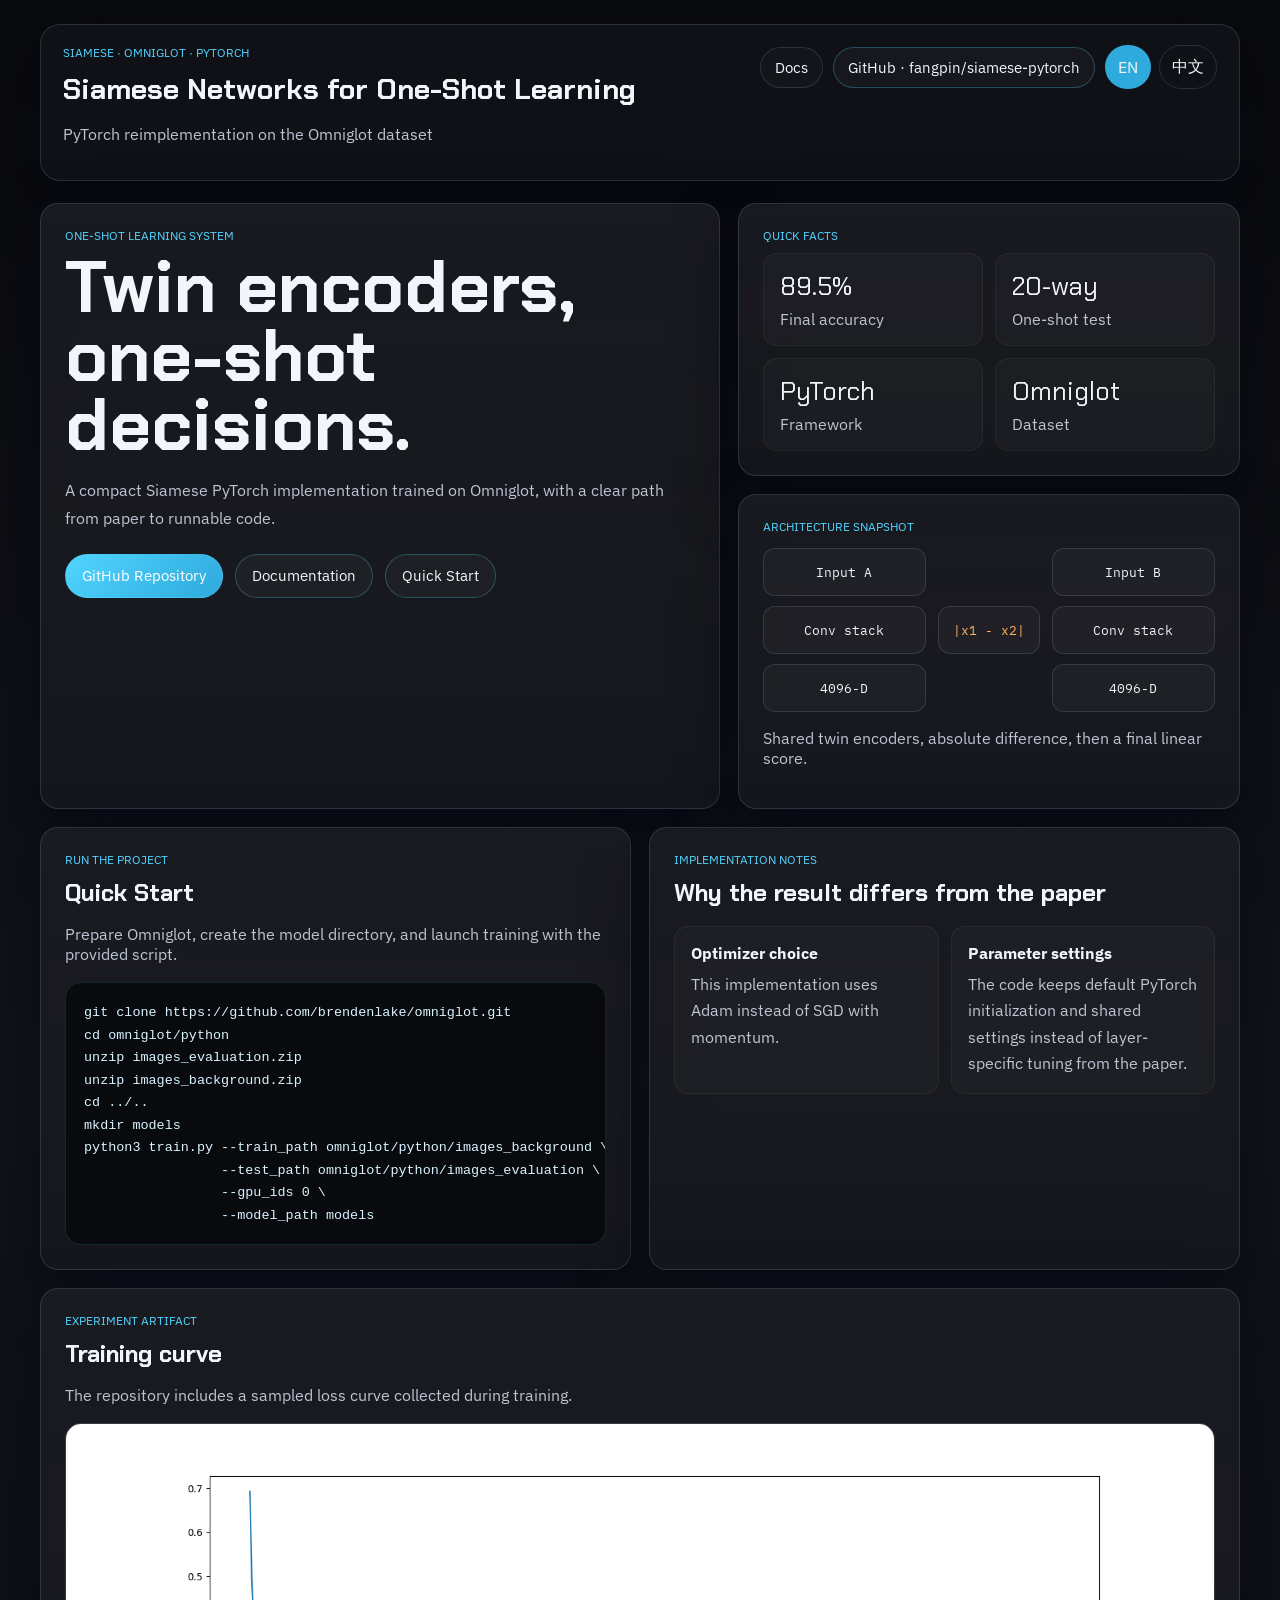
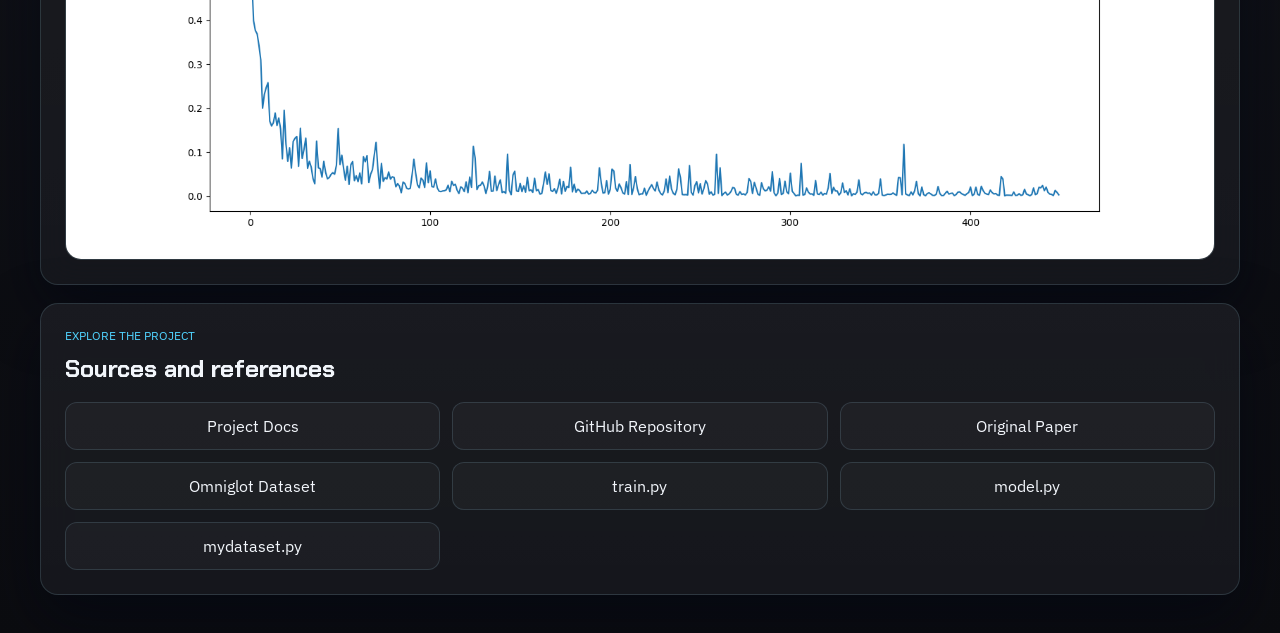
<file: site/index.html>
<!DOCTYPE html>
<html lang="en">
  <head>
    <meta charset="UTF-8" />
    <meta name="viewport" content="width=device-width, initial-scale=1.0" />
    <title>Siamese Networks for One-Shot Learning</title>
    <meta
      name="description"
      content="A PyTorch reimplementation of Siamese Networks for one-shot learning on the Omniglot dataset."
    />
    <link rel="preconnect" href="https://fonts.googleapis.com" />
    <link rel="preconnect" href="https://fonts.gstatic.com" crossorigin />
    <link
      href="https://fonts.googleapis.com/css2?family=Chakra+Petch:wght@500;600;700&family=IBM+Plex+Mono:wght@400;500&family=IBM+Plex+Sans:wght@400;500;600;700&display=swap"
      rel="stylesheet"
    />
    <link rel="stylesheet" href="assets/site.css" />
    <script src="assets/site.js" defer></script>
  </head>
  <body>
    <div class="page-shell">
      <header class="topbar" id="top">
        <div class="brand-block">
          <p class="eyebrow" data-i18n="brand.eyebrow">Siamese · Omniglot · PyTorch</p>
          <h1 class="brand-title" data-i18n="brand.title">
            Siamese Networks for One-Shot Learning
          </h1>
          <p class="brand-subtitle" data-i18n="brand.subtitle">
            PyTorch reimplementation on the Omniglot dataset
          </p>
        </div>

        <nav class="topbar-actions" aria-label="Primary">
          <a class="nav-link" href="docs/" data-i18n="nav.docs">Docs</a>
          <a
            class="repo-link"
            href="https://github.com/fangpin/siamese-pytorch"
            target="_blank"
            rel="noreferrer"
          >
            GitHub · fangpin/siamese-pytorch
          </a>
          <div class="lang-toggle" role="group" aria-label="Language selector">
            <button type="button" data-lang="en">EN</button>
            <button type="button" data-lang="zh">中文</button>
          </div>
        </nav>
      </header>

      <main>
        <section class="hero" id="hero">
          <div class="hero-grid">
            <div class="hero-copy panel">
              <p class="eyebrow" data-i18n="hero.eyebrow">One-shot learning system</p>
              <h2 data-i18n="hero.title">Twin encoders, one-shot decisions.</h2>
              <p class="hero-text" data-i18n="hero.body">
                A compact Siamese PyTorch implementation trained on Omniglot, with a clear
                path from paper to runnable code.
              </p>
              <div class="cta-row">
                <a
                  class="primary-cta"
                  href="https://github.com/fangpin/siamese-pytorch"
                  target="_blank"
                  rel="noreferrer"
                  data-i18n="hero.ctaRepo"
                >
                  GitHub Repository
                </a>
                <a class="secondary-cta" href="docs/" data-i18n="hero.ctaDocs">
                  Documentation
                </a>
                <a class="secondary-cta" href="#quick-start" data-i18n="hero.ctaQuickStart">
                  Quick Start
                </a>
              </div>
            </div>

            <aside class="hero-panels">
              <section class="panel" id="metrics">
                <p class="panel-label" data-i18n="metrics.label">Quick facts</p>
                <div class="stats-grid">
                  <article class="stat-card">
                    <span class="stat-value">89.5%</span>
                    <span class="stat-label" data-i18n="metrics.accuracy">Final accuracy</span>
                  </article>
                  <article class="stat-card">
                    <span class="stat-value">20-way</span>
                    <span class="stat-label" data-i18n="metrics.evaluation">One-shot test</span>
                  </article>
                  <article class="stat-card">
                    <span class="stat-value">PyTorch</span>
                    <span class="stat-label" data-i18n="metrics.framework">Framework</span>
                  </article>
                  <article class="stat-card">
                    <span class="stat-value">Omniglot</span>
                    <span class="stat-label" data-i18n="metrics.dataset">Dataset</span>
                  </article>
                </div>
              </section>

              <section class="panel architecture-panel" id="architecture">
                <p class="panel-label" data-i18n="architecture.label">Architecture snapshot</p>
                <div class="architecture-visual" aria-hidden="true">
                  <div class="branch">
                    <span>Input A</span>
                    <span>Conv stack</span>
                    <span>4096-D</span>
                  </div>
                  <div class="merge-node">|x1 - x2|</div>
                  <div class="branch">
                    <span>Input B</span>
                    <span>Conv stack</span>
                    <span>4096-D</span>
                  </div>
                </div>
                <p class="panel-note" data-i18n="architecture.note">
                  Shared twin encoders, absolute difference, then a final linear score.
                </p>
              </section>
            </aside>
          </div>
        </section>

        <section class="section-grid">
          <section class="panel" id="quick-start">
            <div class="section-heading">
              <p class="eyebrow" data-i18n="quickStart.eyebrow">Run the project</p>
              <h2 data-i18n="quickStart.title">Quick Start</h2>
            </div>
            <p class="section-copy" data-i18n="quickStart.body">
              Prepare Omniglot, create the model directory, and launch training with the
              provided script.
            </p>
            <pre class="code-block"><code>git clone https://github.com/brendenlake/omniglot.git
cd omniglot/python
unzip images_evaluation.zip
unzip images_background.zip
cd ../..
mkdir models
python3 train.py --train_path omniglot/python/images_background \
                 --test_path omniglot/python/images_evaluation \
                 --gpu_ids 0 \
                 --model_path models</code></pre>
          </section>

          <section class="panel" id="implementation-notes">
            <div class="section-heading">
              <p class="eyebrow" data-i18n="notes.eyebrow">Implementation notes</p>
              <h2 data-i18n="notes.title">Why the result differs from the paper</h2>
            </div>
            <div class="note-grid">
              <article class="note-card">
                <h3 data-i18n="notes.optimizerTitle">Optimizer choice</h3>
                <p data-i18n="notes.optimizerBody">
                  This implementation uses Adam instead of SGD with momentum.
                </p>
              </article>
              <article class="note-card">
                <h3 data-i18n="notes.paramsTitle">Parameter settings</h3>
                <p data-i18n="notes.paramsBody">
                  The code keeps default PyTorch initialization and shared settings instead of
                  layer-specific tuning from the paper.
                </p>
              </article>
            </div>
          </section>
        </section>

        <section class="panel curve-panel" id="training-curve">
          <div class="section-heading">
            <p class="eyebrow" data-i18n="curve.eyebrow">Experiment artifact</p>
            <h2 data-i18n="curve.title">Training curve</h2>
          </div>
          <p class="section-copy" data-i18n="curve.body">
            The repository includes a sampled loss curve collected during training.
          </p>
          <figure class="curve-figure">
            <img src="assets/loss.png" alt="Training loss curve for the Siamese network." />
          </figure>
        </section>
      </main>

      <footer class="footer panel">
        <div>
          <p class="eyebrow" data-i18n="footer.eyebrow">Explore the project</p>
          <h2 data-i18n="footer.title">Sources and references</h2>
        </div>
        <div class="footer-links">
          <a href="docs/" data-i18n="footer.docs">Project Docs</a>
          <a href="https://github.com/fangpin/siamese-pytorch" target="_blank" rel="noreferrer">
            GitHub Repository
          </a>
          <a
            href="https://www.cs.cmu.edu/~rsalakhu/papers/oneshot1.pdf"
            target="_blank"
            rel="noreferrer"
          >
            Original Paper
          </a>
          <a href="https://github.com/brendenlake/omniglot" target="_blank" rel="noreferrer">
            Omniglot Dataset
          </a>
          <a
            href="https://github.com/fangpin/siamese-pytorch/blob/master/train.py"
            target="_blank"
            rel="noreferrer"
          >
            train.py
          </a>
          <a
            href="https://github.com/fangpin/siamese-pytorch/blob/master/model.py"
            target="_blank"
            rel="noreferrer"
          >
            model.py
          </a>
          <a
            href="https://github.com/fangpin/siamese-pytorch/blob/master/mydataset.py"
            target="_blank"
            rel="noreferrer"
          >
            mydataset.py
          </a>
        </div>
      </footer>
    </div>
  </body>
</html>
</file>
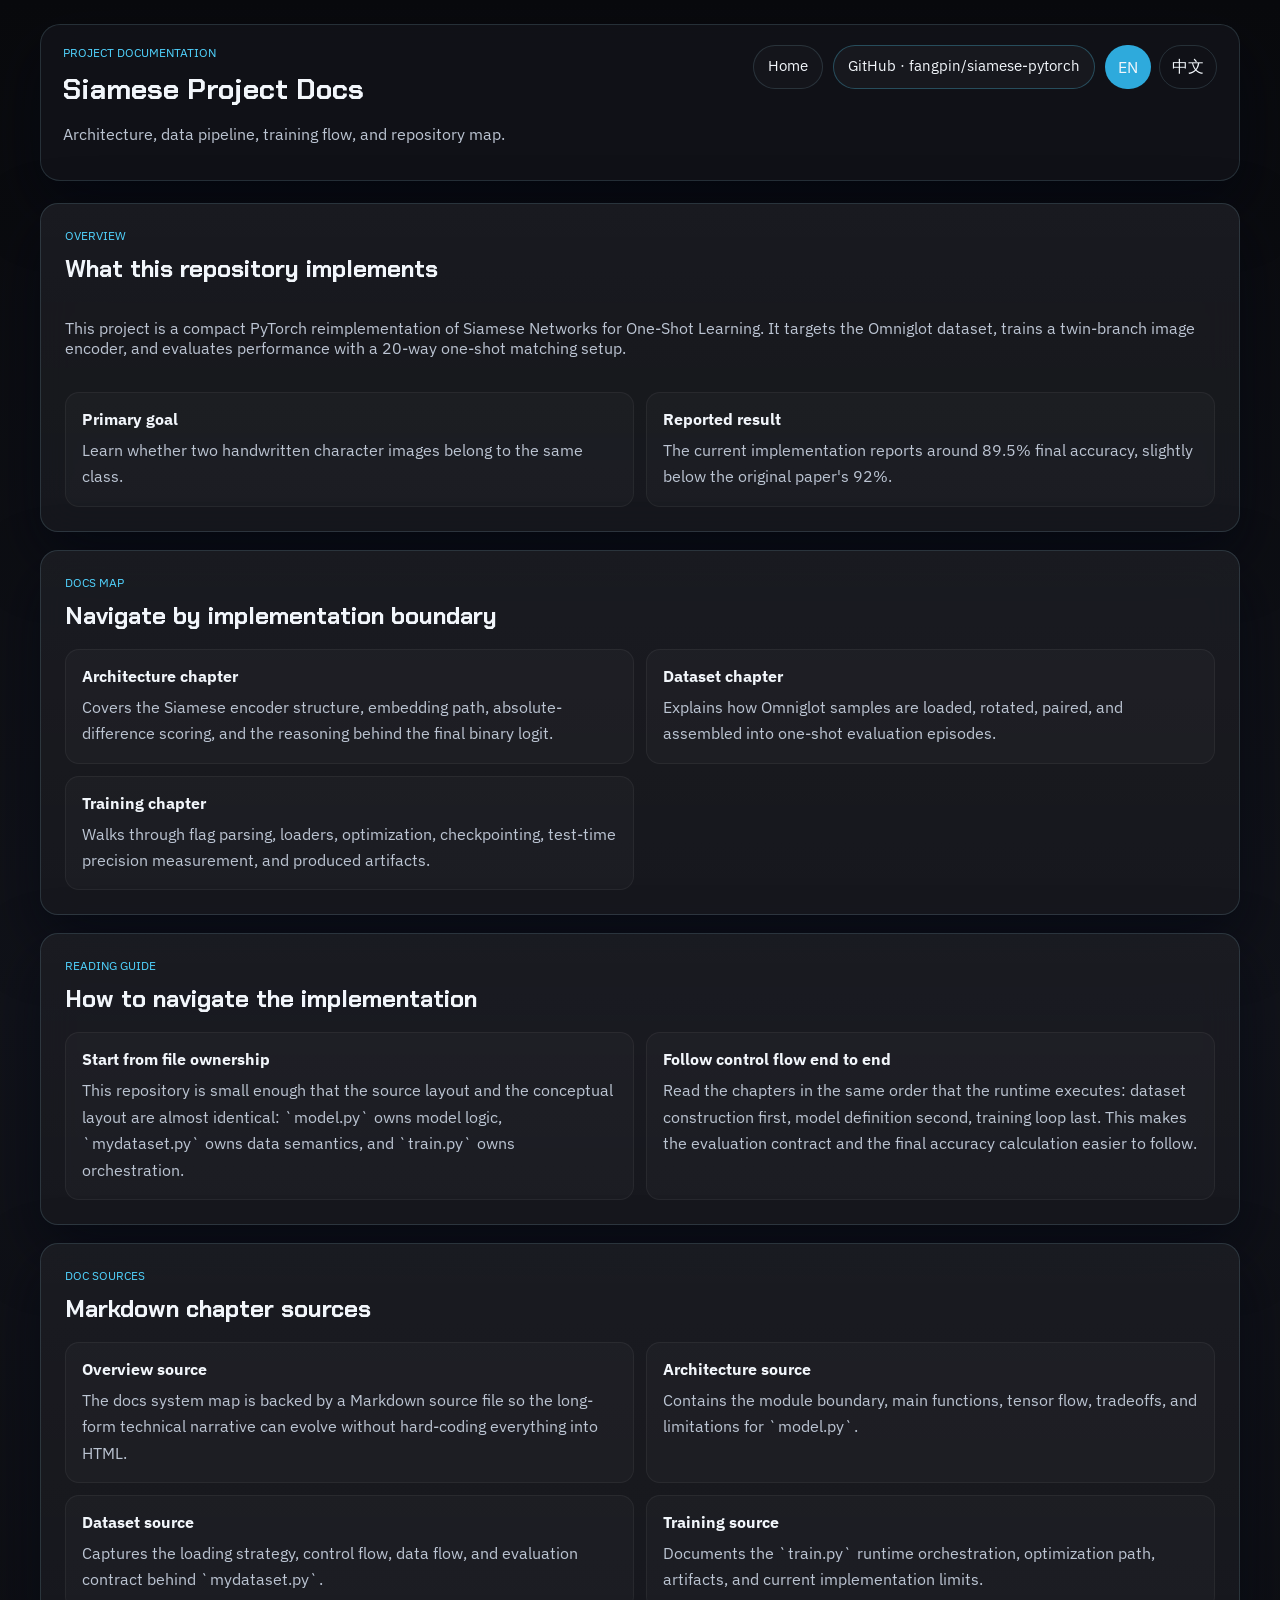
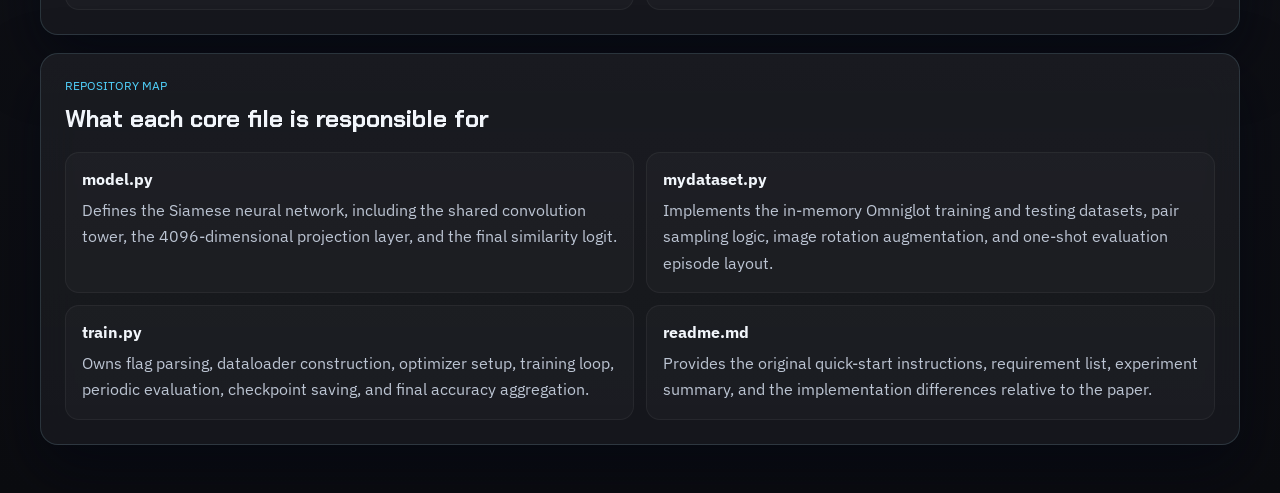
<file: site/docs/index.html>
<!DOCTYPE html>
<html lang="en">
  <head>
    <meta charset="UTF-8" />
    <meta name="viewport" content="width=device-width, initial-scale=1.0" />
    <title>Siamese Docs Overview</title>
    <meta
      name="description"
      content="System map and detailed documentation for the Siamese Networks for One-Shot Learning PyTorch project."
    />
    <link rel="preconnect" href="https://fonts.googleapis.com" />
    <link rel="preconnect" href="https://fonts.gstatic.com" crossorigin />
    <link
      href="https://fonts.googleapis.com/css2?family=Chakra+Petch:wght@500;600;700&family=IBM+Plex+Mono:wght@400;500&family=IBM+Plex+Sans:wght@400;500;600;700&display=swap"
      rel="stylesheet"
    />
    <link rel="stylesheet" href="../assets/site.css" />
    <script src="../assets/site.js" defer></script>
  </head>
  <body>
    <div class="page-shell docs-shell">
      <header class="topbar" id="top">
        <div class="brand-block">
          <p class="eyebrow" data-i18n="docs.eyebrow">Project documentation</p>
          <h1 class="brand-title" data-i18n="docs.title">Siamese Project Docs</h1>
          <p class="brand-subtitle" data-i18n="docs.subtitle">
            Architecture, data pipeline, training flow, and repository map.
          </p>
        </div>

        <nav class="topbar-actions" aria-label="Primary">
          <a class="nav-link" href="../index.html" data-i18n="docs.backHome">Home</a>
          <a
            class="repo-link"
            href="https://github.com/fangpin/siamese-pytorch"
            target="_blank"
            rel="noreferrer"
          >
            GitHub · fangpin/siamese-pytorch
          </a>
          <div class="lang-toggle" role="group" aria-label="Language selector">
            <button type="button" data-lang="en">EN</button>
            <button type="button" data-lang="zh">中文</button>
          </div>
        </nav>
      </header>

      <main class="docs-main">
        <section class="panel docs-hero" id="overview">
          <div class="section-heading">
            <p class="eyebrow" data-i18n="docs.overviewEyebrow">Overview</p>
            <h2 data-i18n="docs.overviewTitle">What this repository implements</h2>
          </div>
          <p class="section-copy" data-i18n="docs.overviewBody">
            This project is a compact PyTorch reimplementation of Siamese Networks for
            One-Shot Learning. It targets the Omniglot dataset, trains a twin-branch image
            encoder, and evaluates performance with a 20-way one-shot matching setup.
          </p>
          <div class="docs-callout-grid">
            <article class="note-card">
              <h3 data-i18n="docs.goalTitle">Primary goal</h3>
              <p data-i18n="docs.goalBody">
                Learn whether two handwritten character images belong to the same class.
              </p>
            </article>
            <article class="note-card">
              <h3 data-i18n="docs.resultTitle">Reported result</h3>
              <p data-i18n="docs.resultBody">
                The current implementation reports around 89.5% final accuracy, slightly
                below the original paper's 92%.
              </p>
            </article>
          </div>
        </section>

        <section class="panel docs-section" id="docs-map">
          <div class="section-heading">
            <p class="eyebrow" data-i18n="docs.mapEyebrow">Docs map</p>
            <h2 data-i18n="docs.mapTitle">Navigate by implementation boundary</h2>
          </div>
          <div class="docs-flow-grid">
            <article class="note-card">
              <h3><a href="architecture.html" data-i18n="docsNav.architecture">Architecture chapter</a></h3>
              <p data-i18n="docsNav.architectureBody">
                Covers the Siamese encoder structure, embedding path, absolute-difference
                scoring, and the reasoning behind the final binary logit.
              </p>
            </article>
            <article class="note-card">
              <h3><a href="dataset.html" data-i18n="docsNav.dataset">Dataset chapter</a></h3>
              <p data-i18n="docsNav.datasetBody">
                Explains how Omniglot samples are loaded, rotated, paired, and assembled into
                one-shot evaluation episodes.
              </p>
            </article>
            <article class="note-card">
              <h3><a href="training.html" data-i18n="docsNav.training">Training chapter</a></h3>
              <p data-i18n="docsNav.trainingBody">
                Walks through flag parsing, loaders, optimization, checkpointing, test-time
                precision measurement, and produced artifacts.
              </p>
            </article>
          </div>
        </section>

        <section class="panel docs-section" id="reading-guide">
          <div class="section-heading">
            <p class="eyebrow" data-i18n="docs.readingEyebrow">Reading guide</p>
            <h2 data-i18n="docs.readingTitle">How to navigate the implementation</h2>
          </div>
          <div class="docs-detail-grid">
            <article class="note-card">
              <h3 data-i18n="docs.readingStructureTitle">Start from file ownership</h3>
              <p data-i18n="docs.readingStructureBody">
                This repository is small enough that the source layout and the conceptual
                layout are almost identical: `model.py` owns model logic, `mydataset.py`
                owns data semantics, and `train.py` owns orchestration.
              </p>
            </article>
            <article class="note-card">
              <h3 data-i18n="docs.readingFlowTitle">Follow control flow end to end</h3>
              <p data-i18n="docs.readingFlowBody">
                Read the chapters in the same order that the runtime executes: dataset
                construction first, model definition second, training loop last. This makes
                the evaluation contract and the final accuracy calculation easier to follow.
              </p>
            </article>
          </div>
        </section>

        <section class="panel docs-section" id="doc-sources">
          <div class="section-heading">
            <p class="eyebrow" data-i18n="docs.sourceEyebrow">Doc sources</p>
            <h2 data-i18n="docs.sourceTitle">Markdown chapter sources</h2>
          </div>
          <div class="docs-flow-grid">
            <article class="note-card">
              <h3><a href="content/overview.md" data-i18n="docs.sourceOverview">Overview source</a></h3>
              <p data-i18n="docs.sourceOverviewBody">
                The docs system map is backed by a Markdown source file so the long-form
                technical narrative can evolve without hard-coding everything into HTML.
              </p>
            </article>
            <article class="note-card">
              <h3><a href="content/architecture.md" data-i18n="docs.sourceArchitecture">Architecture source</a></h3>
              <p data-i18n="docs.sourceArchitectureBody">
                Contains the module boundary, main functions, tensor flow, tradeoffs, and
                limitations for `model.py`.
              </p>
            </article>
            <article class="note-card">
              <h3><a href="content/dataset.md" data-i18n="docs.sourceDataset">Dataset source</a></h3>
              <p data-i18n="docs.sourceDatasetBody">
                Captures the loading strategy, control flow, data flow, and evaluation contract
                behind `mydataset.py`.
              </p>
            </article>
            <article class="note-card">
              <h3><a href="content/training.md" data-i18n="docs.sourceTraining">Training source</a></h3>
              <p data-i18n="docs.sourceTrainingBody">
                Documents the `train.py` runtime orchestration, optimization path, artifacts,
                and current implementation limits.
              </p>
            </article>
          </div>
        </section>

        <section class="panel docs-section" id="repo-map">
          <div class="section-heading">
            <p class="eyebrow" data-i18n="docs.repoEyebrow">Repository map</p>
            <h2 data-i18n="docs.repoTitle">What each core file is responsible for</h2>
          </div>
          <div class="docs-repo-grid">
            <article class="note-card">
              <h3><a href="https://github.com/fangpin/siamese-pytorch/blob/master/model.py" target="_blank" rel="noreferrer">model.py</a></h3>
              <p data-i18n="docs.repoModelBody">
                Defines the Siamese neural network, including the shared convolution tower, the
                4096-dimensional projection layer, and the final similarity logit.
              </p>
            </article>
            <article class="note-card">
              <h3><a href="https://github.com/fangpin/siamese-pytorch/blob/master/mydataset.py" target="_blank" rel="noreferrer">mydataset.py</a></h3>
              <p data-i18n="docs.repoDatasetBody">
                Implements the in-memory Omniglot training and testing datasets, pair sampling
                logic, image rotation augmentation, and one-shot evaluation episode layout.
              </p>
            </article>
            <article class="note-card">
              <h3><a href="https://github.com/fangpin/siamese-pytorch/blob/master/train.py" target="_blank" rel="noreferrer">train.py</a></h3>
              <p data-i18n="docs.repoTrainBody">
                Owns flag parsing, dataloader construction, optimizer setup, training loop,
                periodic evaluation, checkpoint saving, and final accuracy aggregation.
              </p>
            </article>
            <article class="note-card">
              <h3><a href="https://github.com/fangpin/siamese-pytorch/blob/master/readme.md" target="_blank" rel="noreferrer">readme.md</a></h3>
              <p data-i18n="docs.repoReadmeBody">
                Provides the original quick-start instructions, requirement list, experiment
                summary, and the implementation differences relative to the paper.
              </p>
            </article>
          </div>
        </section>
      </main>
    </div>
  </body>
</html>
</file>
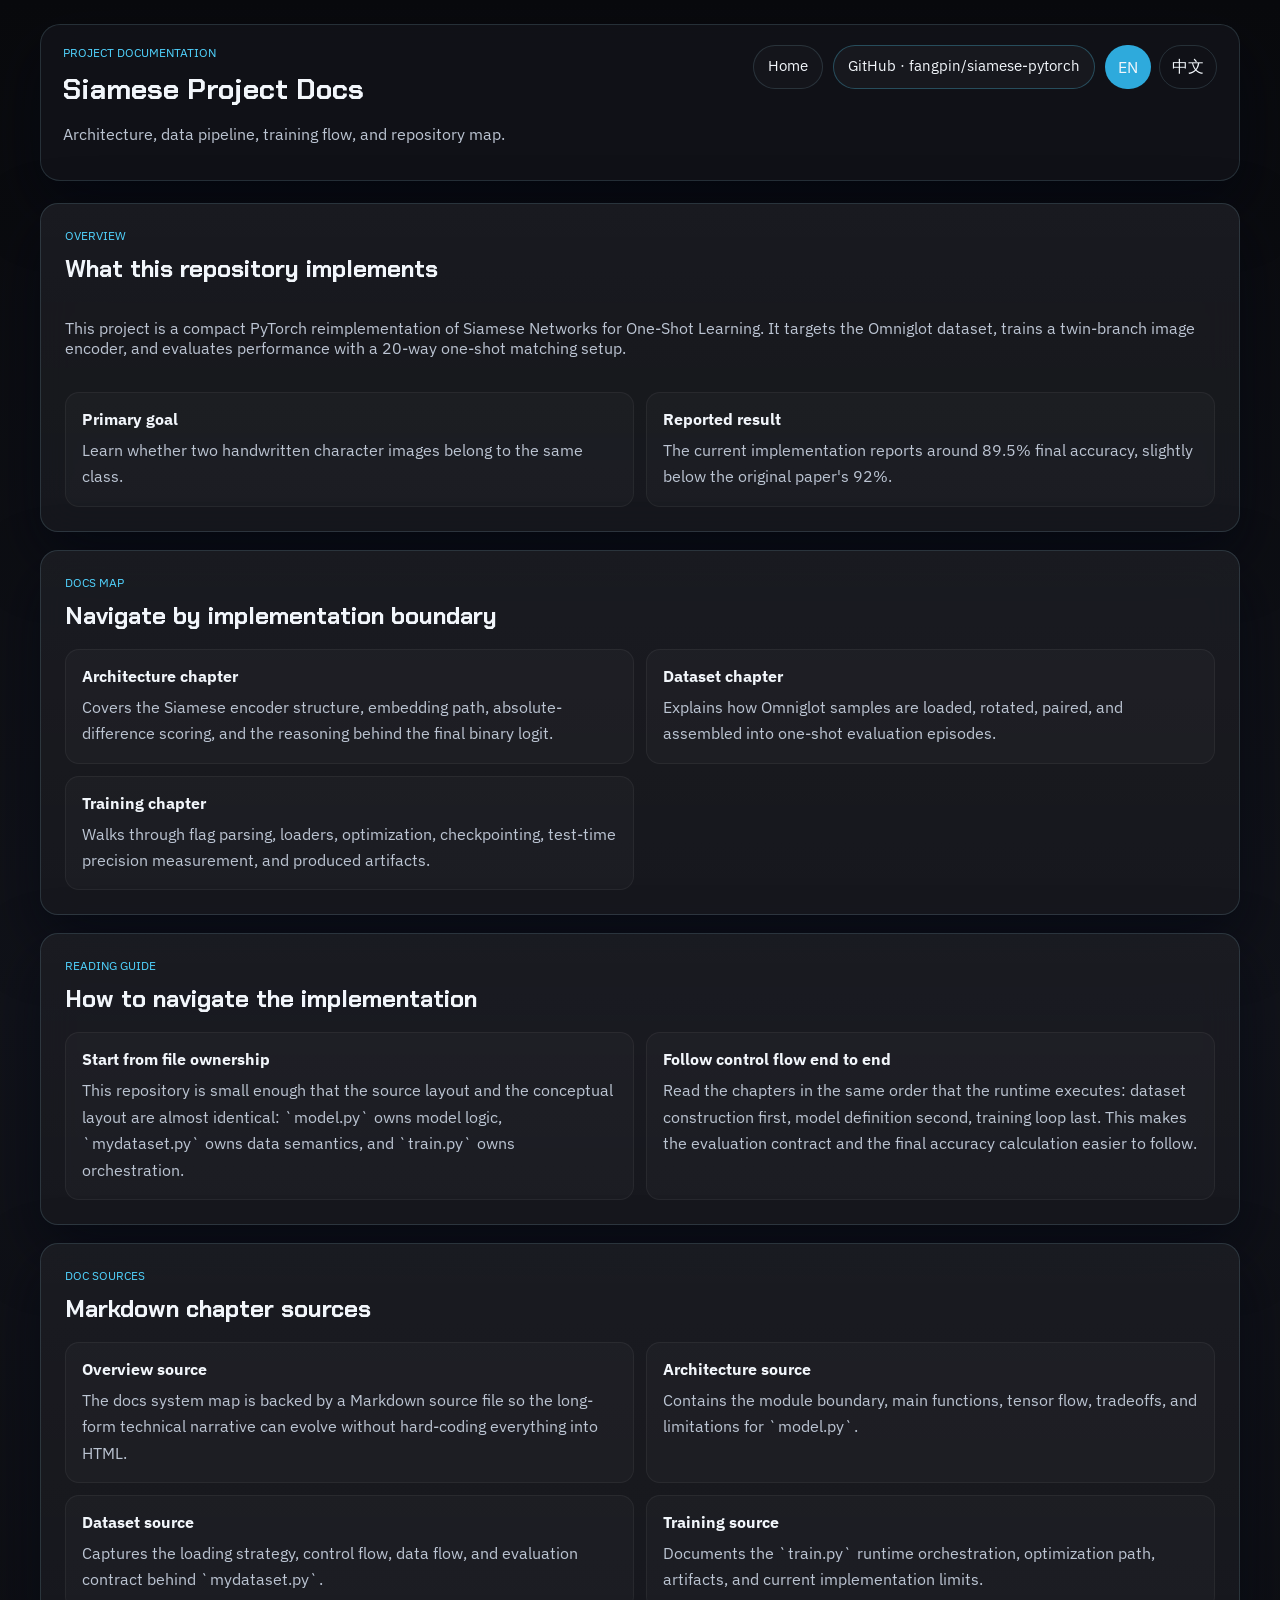
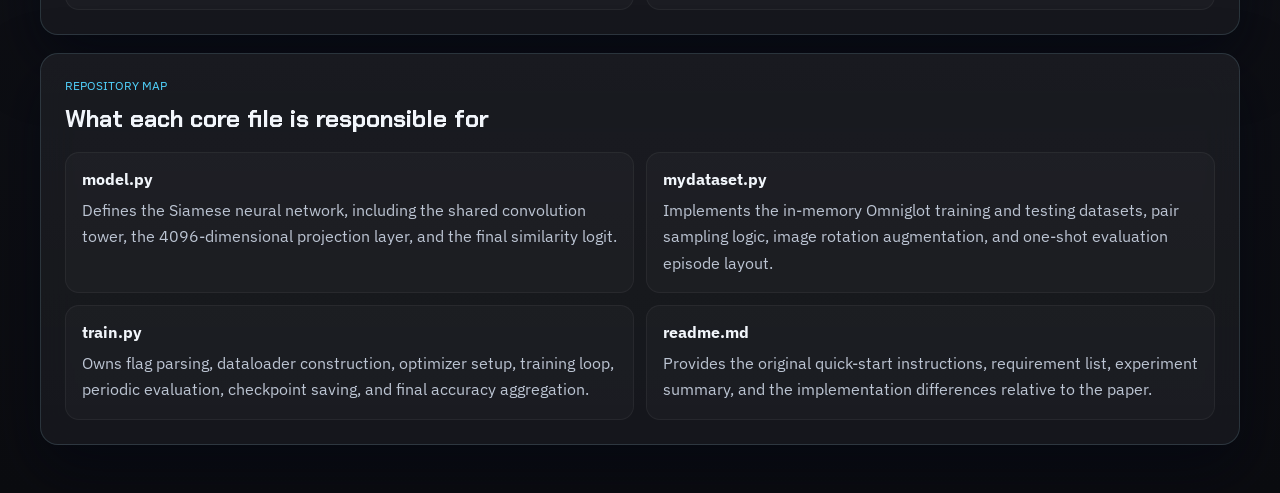
<file: site/docs.html>
<!DOCTYPE html>
<html lang="en">
  <head>
    <meta charset="UTF-8" />
    <meta http-equiv="refresh" content="0; url=docs/" />
    <title>Siamese Project Docs</title>
    <script>
      window.location.replace("docs/");
    </script>
  </head>
  <body>
    <p><a href="docs/">Open project docs</a></p>
  </body>
</html>
</file>
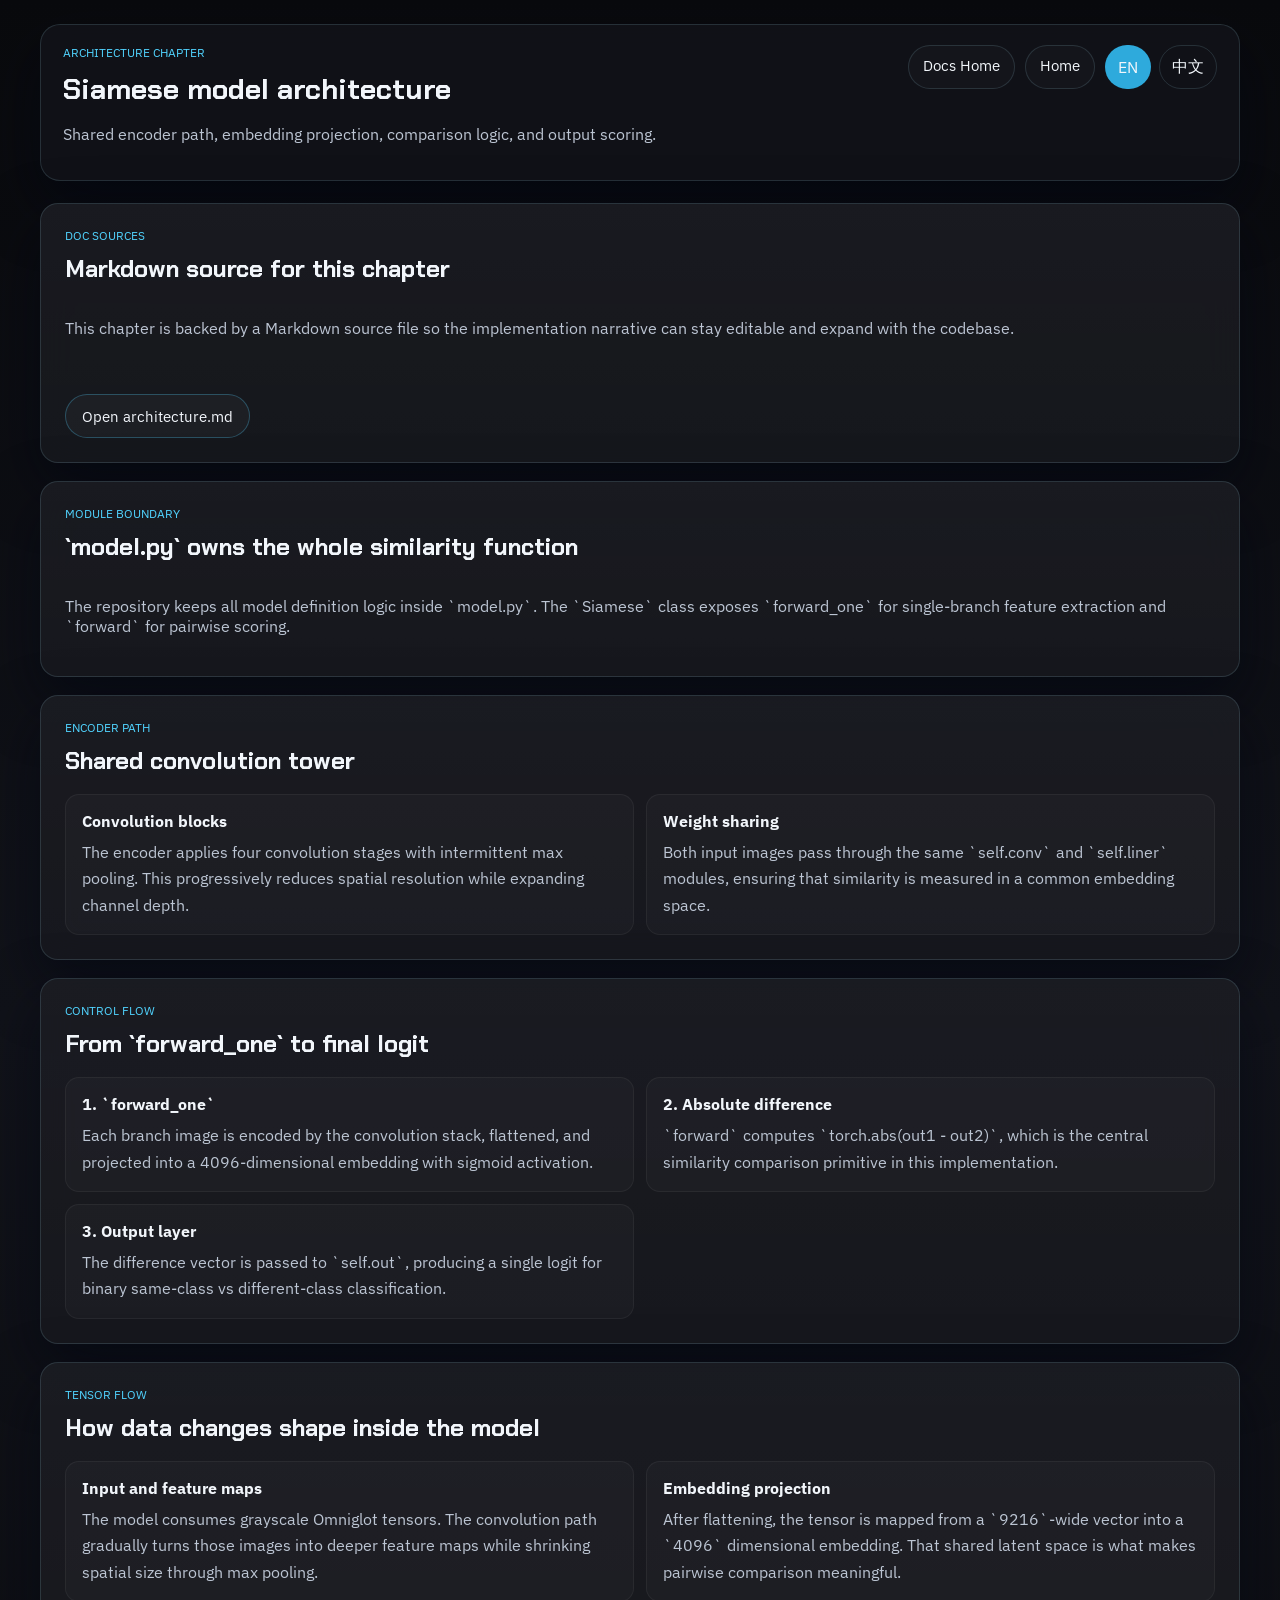
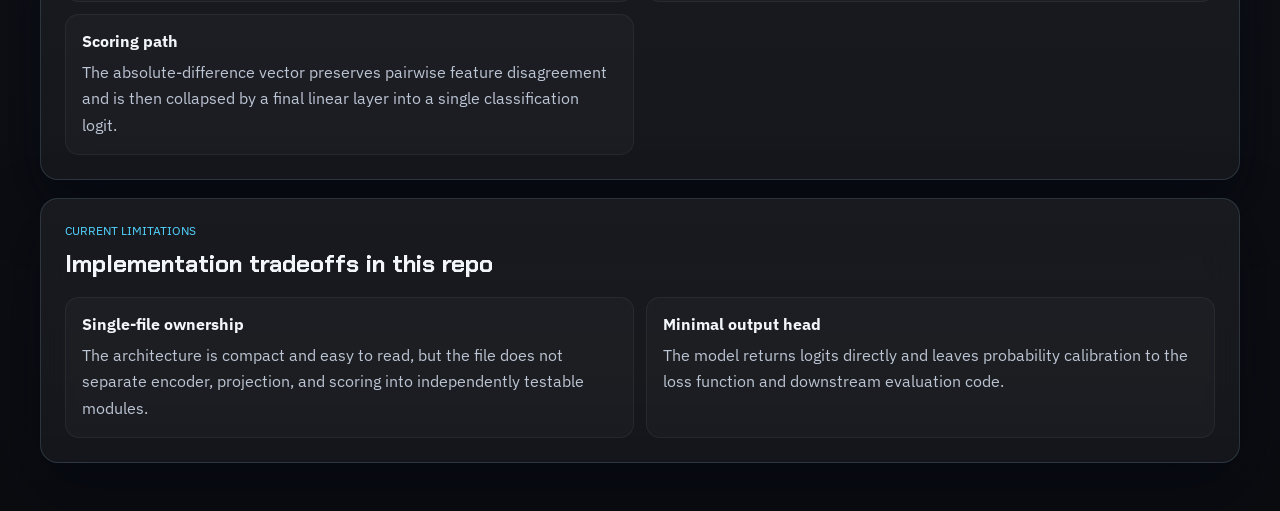
<file: site/docs/architecture.html>
<!DOCTYPE html>
<html lang="en">
  <head>
    <meta charset="UTF-8" />
    <meta name="viewport" content="width=device-width, initial-scale=1.0" />
    <title>Siamese Docs - Architecture</title>
    <meta
      name="description"
      content="Architecture chapter for the Siamese Networks for One-Shot Learning PyTorch implementation."
    />
    <link rel="preconnect" href="https://fonts.googleapis.com" />
    <link rel="preconnect" href="https://fonts.gstatic.com" crossorigin />
    <link
      href="https://fonts.googleapis.com/css2?family=Chakra+Petch:wght@500;600;700&family=IBM+Plex+Mono:wght@400;500&family=IBM+Plex+Sans:wght@400;500;600;700&display=swap"
      rel="stylesheet"
    />
    <link rel="stylesheet" href="../assets/site.css" />
    <script src="../assets/site.js" defer></script>
  </head>
  <body>
    <div class="page-shell docs-shell">
      <header class="topbar" id="top">
        <div class="brand-block">
          <p class="eyebrow" data-i18n="docsArch.eyebrow">Architecture chapter</p>
          <h1 class="brand-title" data-i18n="docsArch.title">Siamese model architecture</h1>
          <p class="brand-subtitle" data-i18n="docsArch.subtitle">
            Shared encoder path, embedding projection, comparison logic, and output scoring.
          </p>
        </div>

        <nav class="topbar-actions" aria-label="Primary">
          <a class="nav-link" href="index.html" data-i18n="docs.backDocs">Docs Home</a>
          <a class="nav-link" href="../index.html" data-i18n="docs.backHome">Home</a>
          <div class="lang-toggle" role="group" aria-label="Language selector">
            <button type="button" data-lang="en">EN</button>
            <button type="button" data-lang="zh">中文</button>
          </div>
        </nav>
      </header>

      <main class="docs-main">
        <section class="panel docs-section" id="architecture-source">
          <div class="section-heading">
            <p class="eyebrow" data-i18n="docs.sourceEyebrow">Doc sources</p>
            <h2 data-i18n="docsArch.sourceTitle">Markdown source for this chapter</h2>
          </div>
          <p class="section-copy" data-i18n="docsArch.sourceBody">
            This chapter is backed by a Markdown source file so the implementation narrative can
            stay editable and expand with the codebase.
          </p>
          <div class="cta-row">
            <a class="secondary-cta" href="content/architecture.md" data-i18n="docsArch.sourceLink">
              Open architecture.md
            </a>
          </div>
        </section>

        <section class="panel docs-section" id="architecture-boundary">
          <div class="section-heading">
            <p class="eyebrow" data-i18n="docsArch.boundaryEyebrow">Module boundary</p>
            <h2 data-i18n="docsArch.boundaryTitle">`model.py` owns the whole similarity function</h2>
          </div>
          <p class="section-copy" data-i18n="docsArch.boundaryBody">
            The repository keeps all model definition logic inside `model.py`. The `Siamese`
            class exposes `forward_one` for single-branch feature extraction and `forward` for
            pairwise scoring.
          </p>
        </section>

        <section class="panel docs-section" id="architecture-encoder">
          <div class="section-heading">
            <p class="eyebrow" data-i18n="docsArch.encoderEyebrow">Encoder path</p>
            <h2 data-i18n="docsArch.encoderTitle">Shared convolution tower</h2>
          </div>
          <div class="docs-detail-grid">
            <article class="note-card">
              <h3 data-i18n="docsArch.convTitle">Convolution blocks</h3>
              <p data-i18n="docsArch.convBody">
                The encoder applies four convolution stages with intermittent max pooling. This
                progressively reduces spatial resolution while expanding channel depth.
              </p>
            </article>
            <article class="note-card">
              <h3 data-i18n="docsArch.sharedTitle">Weight sharing</h3>
              <p data-i18n="docsArch.sharedBody">
                Both input images pass through the same `self.conv` and `self.liner` modules,
                ensuring that similarity is measured in a common embedding space.
              </p>
            </article>
          </div>
        </section>

        <section class="panel docs-section" id="architecture-forward">
          <div class="section-heading">
            <p class="eyebrow" data-i18n="docsArch.forwardEyebrow">Control flow</p>
            <h2 data-i18n="docsArch.forwardTitle">From `forward_one` to final logit</h2>
          </div>
          <div class="docs-flow-grid">
            <article class="note-card">
              <h3 data-i18n="docsArch.step1Title">1. `forward_one`</h3>
              <p data-i18n="docsArch.step1Body">
                Each branch image is encoded by the convolution stack, flattened, and projected
                into a 4096-dimensional embedding with sigmoid activation.
              </p>
            </article>
            <article class="note-card">
              <h3 data-i18n="docsArch.step2Title">2. Absolute difference</h3>
              <p data-i18n="docsArch.step2Body">
                `forward` computes `torch.abs(out1 - out2)`, which is the central similarity
                comparison primitive in this implementation.
              </p>
            </article>
            <article class="note-card">
              <h3 data-i18n="docsArch.step3Title">3. Output layer</h3>
              <p data-i18n="docsArch.step3Body">
                The difference vector is passed to `self.out`, producing a single logit for
                binary same-class vs different-class classification.
              </p>
            </article>
          </div>
        </section>

        <section class="panel docs-section" id="architecture-tensor-flow">
          <div class="section-heading">
            <p class="eyebrow" data-i18n="docsArch.tensorEyebrow">Tensor flow</p>
            <h2 data-i18n="docsArch.tensorTitle">How data changes shape inside the model</h2>
          </div>
          <div class="docs-detail-grid">
            <article class="note-card">
              <h3 data-i18n="docsArch.tensorInputTitle">Input and feature maps</h3>
              <p data-i18n="docsArch.tensorInputBody">
                The model consumes grayscale Omniglot tensors. The convolution path gradually
                turns those images into deeper feature maps while shrinking spatial size through
                max pooling.
              </p>
            </article>
            <article class="note-card">
              <h3 data-i18n="docsArch.tensorEmbedTitle">Embedding projection</h3>
              <p data-i18n="docsArch.tensorEmbedBody">
                After flattening, the tensor is mapped from a `9216`-wide vector into a `4096`
                dimensional embedding. That shared latent space is what makes pairwise
                comparison meaningful.
              </p>
            </article>
            <article class="note-card">
              <h3 data-i18n="docsArch.tensorScoreTitle">Scoring path</h3>
              <p data-i18n="docsArch.tensorScoreBody">
                The absolute-difference vector preserves pairwise feature disagreement and is
                then collapsed by a final linear layer into a single classification logit.
              </p>
            </article>
          </div>
        </section>

        <section class="panel docs-section" id="architecture-tradeoffs">
          <div class="section-heading">
            <p class="eyebrow" data-i18n="docsArch.tradeoffEyebrow">Current limitations</p>
            <h2 data-i18n="docsArch.tradeoffTitle">Implementation tradeoffs in this repo</h2>
          </div>
          <div class="docs-detail-grid">
            <article class="note-card">
              <h3 data-i18n="docsArch.limit1Title">Single-file ownership</h3>
              <p data-i18n="docsArch.limit1Body">
                The architecture is compact and easy to read, but the file does not separate
                encoder, projection, and scoring into independently testable modules.
              </p>
            </article>
            <article class="note-card">
              <h3 data-i18n="docsArch.limit2Title">Minimal output head</h3>
              <p data-i18n="docsArch.limit2Body">
                The model returns logits directly and leaves probability calibration to the
                loss function and downstream evaluation code.
              </p>
            </article>
          </div>
        </section>
      </main>
    </div>
  </body>
</html>
</file>
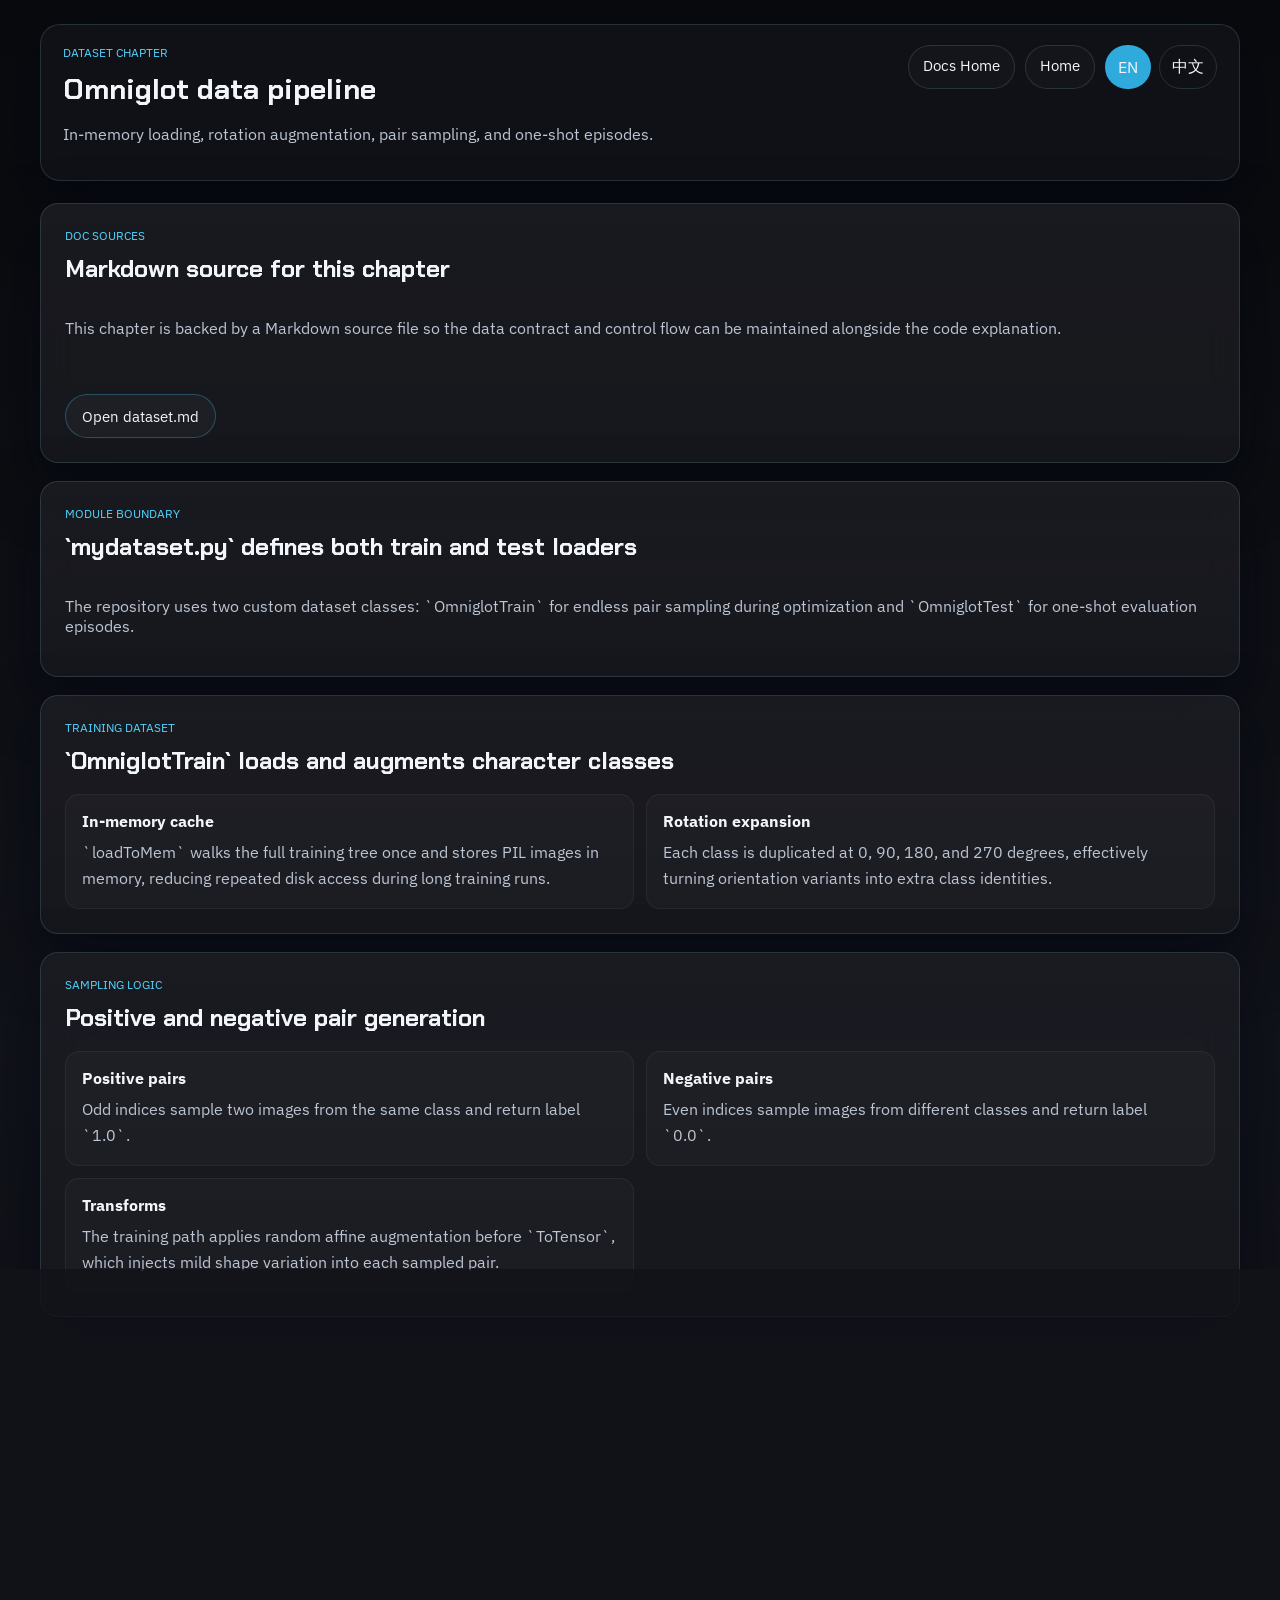
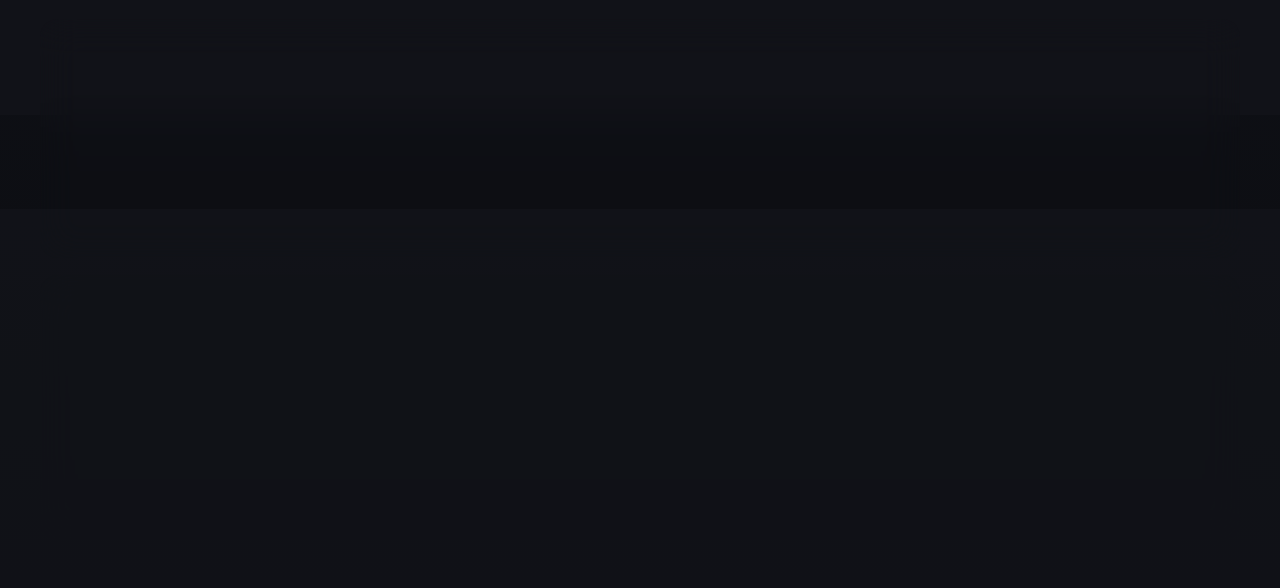
<file: site/docs/dataset.html>
<!DOCTYPE html>
<html lang="en">
  <head>
    <meta charset="UTF-8" />
    <meta name="viewport" content="width=device-width, initial-scale=1.0" />
    <title>Siamese Docs - Dataset</title>
    <meta
      name="description"
      content="Dataset chapter for the Siamese Networks for One-Shot Learning PyTorch implementation."
    />
    <link rel="preconnect" href="https://fonts.googleapis.com" />
    <link rel="preconnect" href="https://fonts.gstatic.com" crossorigin />
    <link
      href="https://fonts.googleapis.com/css2?family=Chakra+Petch:wght@500;600;700&family=IBM+Plex+Mono:wght@400;500&family=IBM+Plex+Sans:wght@400;500;600;700&display=swap"
      rel="stylesheet"
    />
    <link rel="stylesheet" href="../assets/site.css" />
    <script src="../assets/site.js" defer></script>
  </head>
  <body>
    <div class="page-shell docs-shell">
      <header class="topbar" id="top">
        <div class="brand-block">
          <p class="eyebrow" data-i18n="docsData.eyebrow">Dataset chapter</p>
          <h1 class="brand-title" data-i18n="docsData.title">Omniglot data pipeline</h1>
          <p class="brand-subtitle" data-i18n="docsData.subtitle">
            In-memory loading, rotation augmentation, pair sampling, and one-shot episodes.
          </p>
        </div>

        <nav class="topbar-actions" aria-label="Primary">
          <a class="nav-link" href="index.html" data-i18n="docs.backDocs">Docs Home</a>
          <a class="nav-link" href="../index.html" data-i18n="docs.backHome">Home</a>
          <div class="lang-toggle" role="group" aria-label="Language selector">
            <button type="button" data-lang="en">EN</button>
            <button type="button" data-lang="zh">中文</button>
          </div>
        </nav>
      </header>

      <main class="docs-main">
        <section class="panel docs-section" id="dataset-source">
          <div class="section-heading">
            <p class="eyebrow" data-i18n="docs.sourceEyebrow">Doc sources</p>
            <h2 data-i18n="docsData.sourceTitle">Markdown source for this chapter</h2>
          </div>
          <p class="section-copy" data-i18n="docsData.sourceBody">
            This chapter is backed by a Markdown source file so the data contract and control
            flow can be maintained alongside the code explanation.
          </p>
          <div class="cta-row">
            <a class="secondary-cta" href="content/dataset.md" data-i18n="docsData.sourceLink">
              Open dataset.md
            </a>
          </div>
        </section>

        <section class="panel docs-section" id="dataset-boundary">
          <div class="section-heading">
            <p class="eyebrow" data-i18n="docsData.boundaryEyebrow">Module boundary</p>
            <h2 data-i18n="docsData.boundaryTitle">`mydataset.py` defines both train and test loaders</h2>
          </div>
          <p class="section-copy" data-i18n="docsData.boundaryBody">
            The repository uses two custom dataset classes: `OmniglotTrain` for endless pair
            sampling during optimization and `OmniglotTest` for one-shot evaluation episodes.
          </p>
        </section>

        <section class="panel docs-section" id="dataset-train">
          <div class="section-heading">
            <p class="eyebrow" data-i18n="docsData.trainEyebrow">Training dataset</p>
            <h2 data-i18n="docsData.trainTitle">`OmniglotTrain` loads and augments character classes</h2>
          </div>
          <div class="docs-detail-grid">
            <article class="note-card">
              <h3 data-i18n="docsData.memTitle">In-memory cache</h3>
              <p data-i18n="docsData.memBody">
                `loadToMem` walks the full training tree once and stores PIL images in memory,
                reducing repeated disk access during long training runs.
              </p>
            </article>
            <article class="note-card">
              <h3 data-i18n="docsData.rotateTitle">Rotation expansion</h3>
              <p data-i18n="docsData.rotateBody">
                Each class is duplicated at 0, 90, 180, and 270 degrees, effectively turning
                orientation variants into extra class identities.
              </p>
            </article>
          </div>
        </section>

        <section class="panel docs-section" id="dataset-sampling">
          <div class="section-heading">
            <p class="eyebrow" data-i18n="docsData.samplingEyebrow">Sampling logic</p>
            <h2 data-i18n="docsData.samplingTitle">Positive and negative pair generation</h2>
          </div>
          <div class="docs-flow-grid">
            <article class="note-card">
              <h3 data-i18n="docsData.posTitle">Positive pairs</h3>
              <p data-i18n="docsData.posBody">
                Odd indices sample two images from the same class and return label `1.0`.
              </p>
            </article>
            <article class="note-card">
              <h3 data-i18n="docsData.negTitle">Negative pairs</h3>
              <p data-i18n="docsData.negBody">
                Even indices sample images from different classes and return label `0.0`.
              </p>
            </article>
            <article class="note-card">
              <h3 data-i18n="docsData.transformTitle">Transforms</h3>
              <p data-i18n="docsData.transformBody">
                The training path applies random affine augmentation before `ToTensor`, which
                injects mild shape variation into each sampled pair.
              </p>
            </article>
          </div>
        </section>

        <section class="panel docs-section" id="dataset-control-flow">
          <div class="section-heading">
            <p class="eyebrow" data-i18n="docsData.controlEyebrow">Control flow</p>
            <h2 data-i18n="docsData.controlTitle">How training and test loaders behave differently</h2>
          </div>
          <div class="docs-detail-grid">
            <article class="note-card">
              <h3 data-i18n="docsData.controlTrainTitle">Training control flow</h3>
              <p data-i18n="docsData.controlTrainBody">
                `OmniglotTrain` behaves like an effectively unbounded pair generator. The
                declared length is synthetic, and the loader relies on index parity to decide
                whether to sample a same-class or different-class pair.
              </p>
            </article>
            <article class="note-card">
              <h3 data-i18n="docsData.controlTestTitle">Test control flow</h3>
              <p data-i18n="docsData.controlTestBody">
                `OmniglotTest` encodes episode structure through position. The first item sets
                the anchor and true match, while the remaining items in the episode are
                distractors scored against that same anchor.
              </p>
            </article>
          </div>
        </section>

        <section class="panel docs-section" id="dataset-test">
          <div class="section-heading">
            <p class="eyebrow" data-i18n="docsData.testEyebrow">Evaluation dataset</p>
            <h2 data-i18n="docsData.testTitle">`OmniglotTest` builds one-shot episodes</h2>
          </div>
          <div class="docs-detail-grid">
            <article class="note-card">
              <h3 data-i18n="docsData.episodeTitle">Episode layout</h3>
              <p data-i18n="docsData.episodeBody">
                Index `0` in each episode creates the anchor image and a true match. The
                remaining `way - 1` entries are distractor classes.
              </p>
            </article>
            <article class="note-card">
              <h3 data-i18n="docsData.metricTitle">Metric contract</h3>
              <p data-i18n="docsData.metricBody">
                The training loop treats prediction as correct only when the maximum score in
                the episode lands on the first pair, which is the true match.
              </p>
            </article>
          </div>
        </section>

        <section class="panel docs-section" id="dataset-limits">
          <div class="section-heading">
            <p class="eyebrow" data-i18n="docsData.limitEyebrow">Current limitations</p>
            <h2 data-i18n="docsData.limitTitle">Tradeoffs in the current dataset implementation</h2>
          </div>
          <div class="docs-detail-grid">
            <article class="note-card">
              <h3 data-i18n="docsData.limitMemoryTitle">Memory-heavy design</h3>
              <p data-i18n="docsData.limitMemoryBody">
                Keeping the entire dataset in memory reduces disk overhead but increases the
                RAM requirement and makes the implementation less suitable for larger datasets.
              </p>
            </article>
            <article class="note-card">
              <h3 data-i18n="docsData.limitEpisodeTitle">Implicit episode contract</h3>
              <p data-i18n="docsData.limitEpisodeBody">
                Test-time semantics are encoded by index position instead of a richer episode
                object, which keeps the code short but makes the evaluation contract easier to
                break if batching logic changes.
              </p>
            </article>
          </div>
        </section>
      </main>
    </div>
  </body>
</html>
</file>
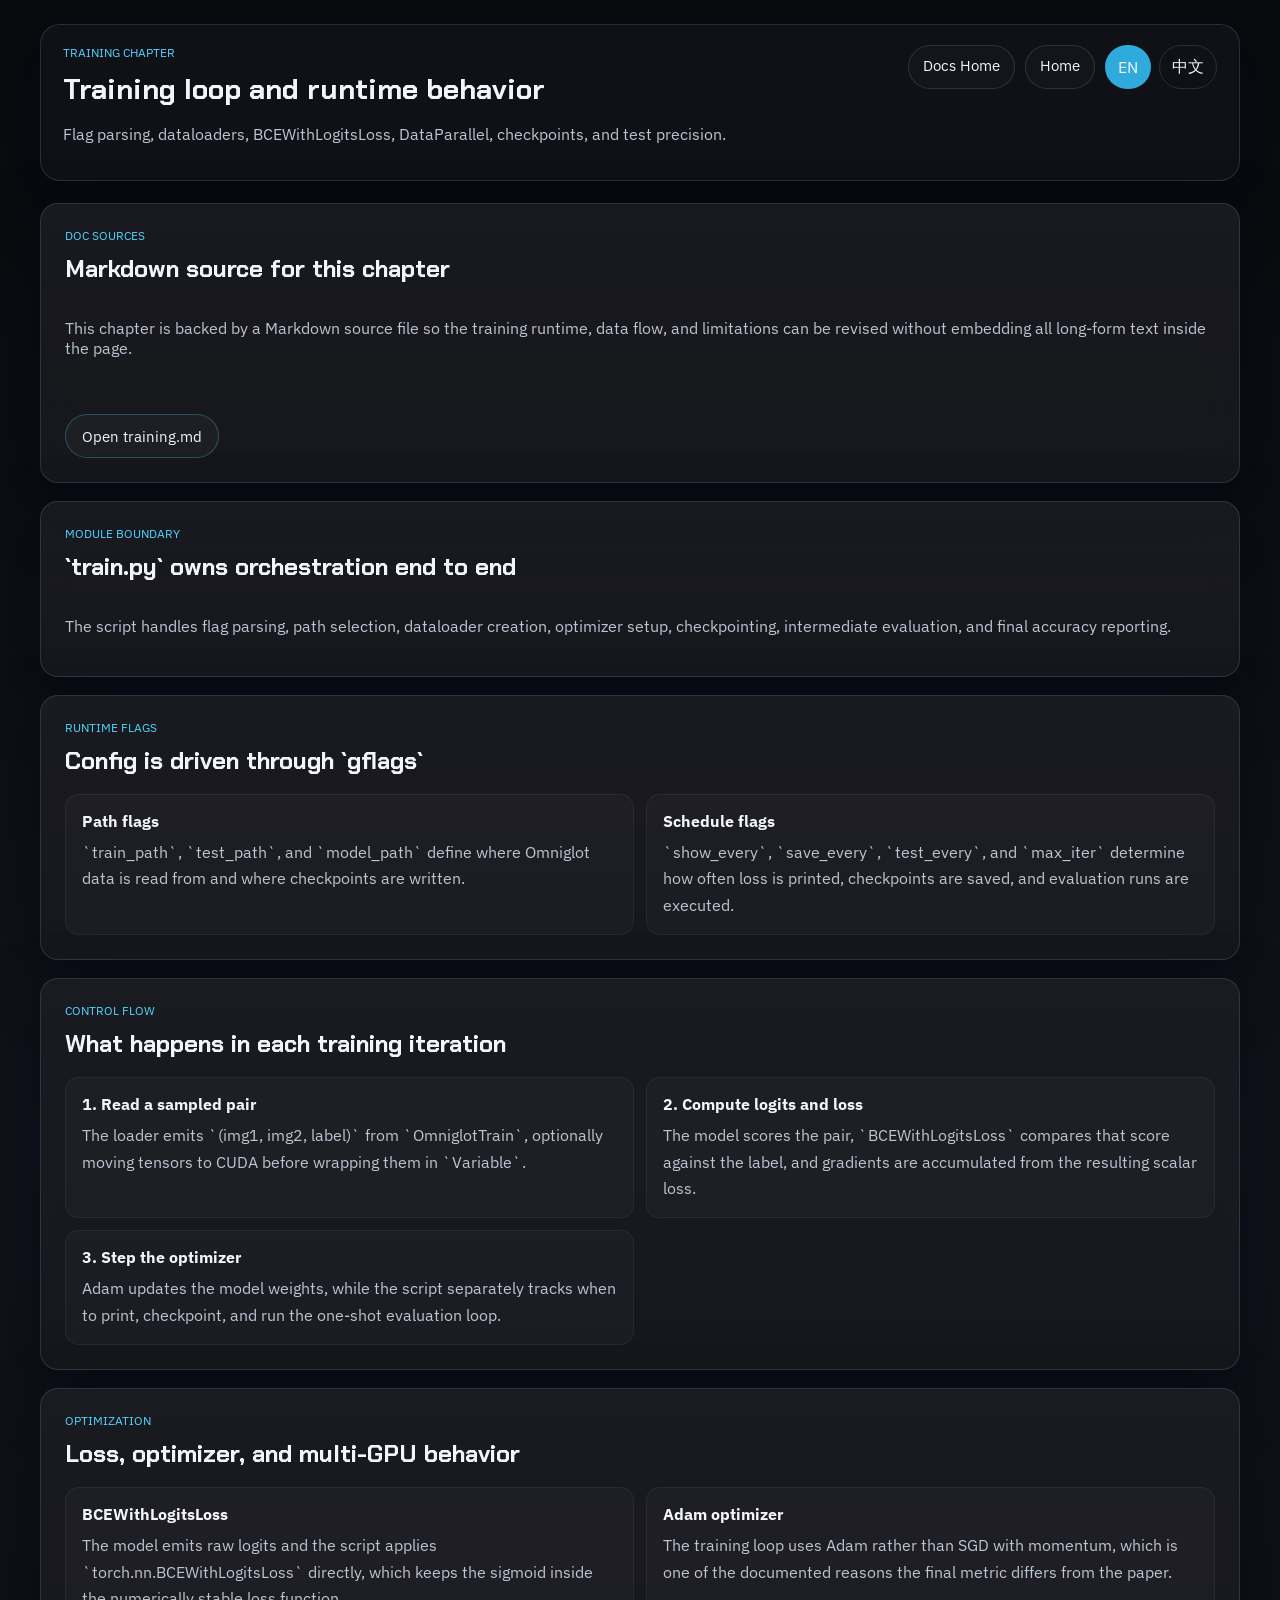
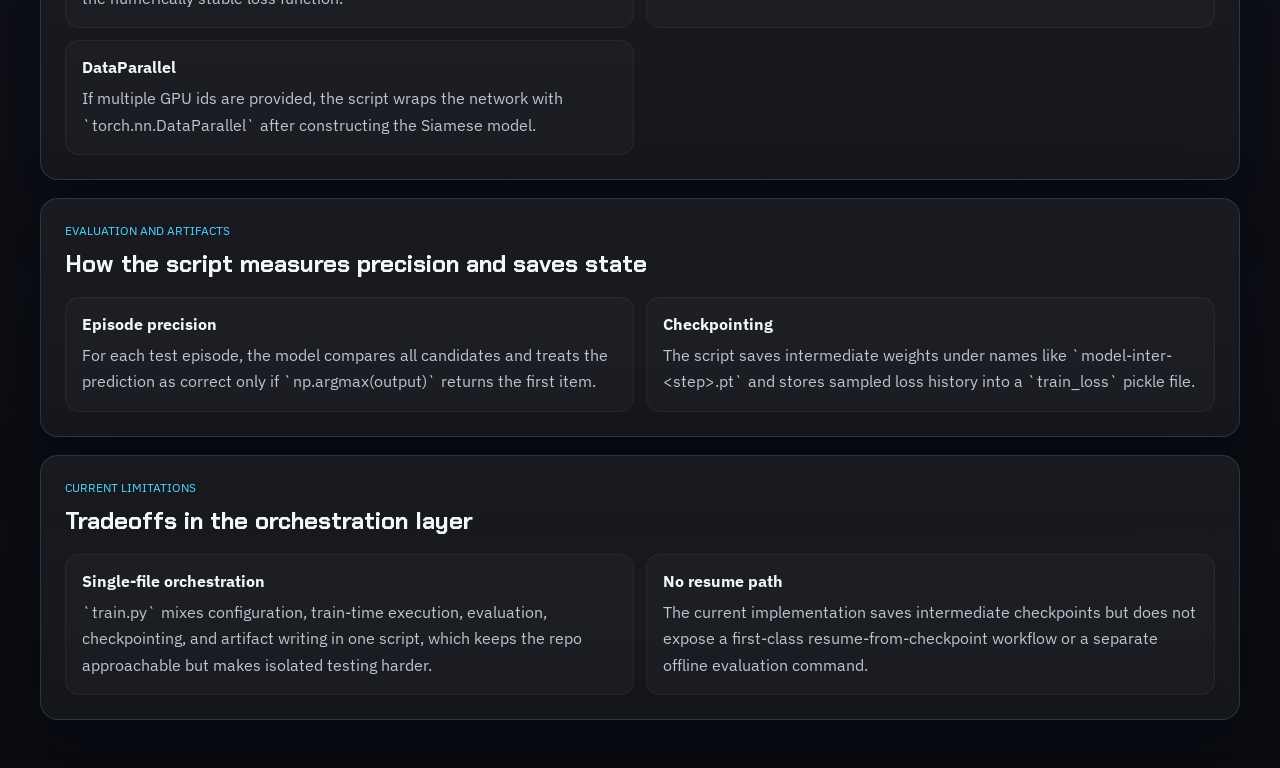
<file: site/docs/training.html>
<!DOCTYPE html>
<html lang="en">
  <head>
    <meta charset="UTF-8" />
    <meta name="viewport" content="width=device-width, initial-scale=1.0" />
    <title>Siamese Docs - Training</title>
    <meta
      name="description"
      content="Training chapter for the Siamese Networks for One-Shot Learning PyTorch implementation."
    />
    <link rel="preconnect" href="https://fonts.googleapis.com" />
    <link rel="preconnect" href="https://fonts.gstatic.com" crossorigin />
    <link
      href="https://fonts.googleapis.com/css2?family=Chakra+Petch:wght@500;600;700&family=IBM+Plex+Mono:wght@400;500&family=IBM+Plex+Sans:wght@400;500;600;700&display=swap"
      rel="stylesheet"
    />
    <link rel="stylesheet" href="../assets/site.css" />
    <script src="../assets/site.js" defer></script>
  </head>
  <body>
    <div class="page-shell docs-shell">
      <header class="topbar" id="top">
        <div class="brand-block">
          <p class="eyebrow" data-i18n="docsTrain.eyebrow">Training chapter</p>
          <h1 class="brand-title" data-i18n="docsTrain.title">Training loop and runtime behavior</h1>
          <p class="brand-subtitle" data-i18n="docsTrain.subtitle">
            Flag parsing, dataloaders, BCEWithLogitsLoss, DataParallel, checkpoints, and test precision.
          </p>
        </div>

        <nav class="topbar-actions" aria-label="Primary">
          <a class="nav-link" href="index.html" data-i18n="docs.backDocs">Docs Home</a>
          <a class="nav-link" href="../index.html" data-i18n="docs.backHome">Home</a>
          <div class="lang-toggle" role="group" aria-label="Language selector">
            <button type="button" data-lang="en">EN</button>
            <button type="button" data-lang="zh">中文</button>
          </div>
        </nav>
      </header>

      <main class="docs-main">
        <section class="panel docs-section" id="training-source">
          <div class="section-heading">
            <p class="eyebrow" data-i18n="docs.sourceEyebrow">Doc sources</p>
            <h2 data-i18n="docsTrain.sourceTitle">Markdown source for this chapter</h2>
          </div>
          <p class="section-copy" data-i18n="docsTrain.sourceBody">
            This chapter is backed by a Markdown source file so the training runtime, data flow,
            and limitations can be revised without embedding all long-form text inside the page.
          </p>
          <div class="cta-row">
            <a class="secondary-cta" href="content/training.md" data-i18n="docsTrain.sourceLink">
              Open training.md
            </a>
          </div>
        </section>

        <section class="panel docs-section" id="training-boundary">
          <div class="section-heading">
            <p class="eyebrow" data-i18n="docsTrain.boundaryEyebrow">Module boundary</p>
            <h2 data-i18n="docsTrain.boundaryTitle">`train.py` owns orchestration end to end</h2>
          </div>
          <p class="section-copy" data-i18n="docsTrain.boundaryBody">
            The script handles flag parsing, path selection, dataloader creation, optimizer
            setup, checkpointing, intermediate evaluation, and final accuracy reporting.
          </p>
        </section>

        <section class="panel docs-section" id="training-flags">
          <div class="section-heading">
            <p class="eyebrow" data-i18n="docsTrain.flagsEyebrow">Runtime flags</p>
            <h2 data-i18n="docsTrain.flagsTitle">Config is driven through `gflags`</h2>
          </div>
          <div class="docs-detail-grid">
            <article class="note-card">
              <h3 data-i18n="docsTrain.pathsTitle">Path flags</h3>
              <p data-i18n="docsTrain.pathsBody">
                `train_path`, `test_path`, and `model_path` define where Omniglot data is read
                from and where checkpoints are written.
              </p>
            </article>
            <article class="note-card">
              <h3 data-i18n="docsTrain.scheduleTitle">Schedule flags</h3>
              <p data-i18n="docsTrain.scheduleBody">
                `show_every`, `save_every`, `test_every`, and `max_iter` determine how often
                loss is printed, checkpoints are saved, and evaluation runs are executed.
              </p>
            </article>
          </div>
        </section>

        <section class="panel docs-section" id="training-control-flow">
          <div class="section-heading">
            <p class="eyebrow" data-i18n="docsTrain.controlEyebrow">Control flow</p>
            <h2 data-i18n="docsTrain.controlTitle">What happens in each training iteration</h2>
          </div>
          <div class="docs-flow-grid">
            <article class="note-card">
              <h3 data-i18n="docsTrain.controlStep1Title">1. Read a sampled pair</h3>
              <p data-i18n="docsTrain.controlStep1Body">
                The loader emits `(img1, img2, label)` from `OmniglotTrain`, optionally moving
                tensors to CUDA before wrapping them in `Variable`.
              </p>
            </article>
            <article class="note-card">
              <h3 data-i18n="docsTrain.controlStep2Title">2. Compute logits and loss</h3>
              <p data-i18n="docsTrain.controlStep2Body">
                The model scores the pair, `BCEWithLogitsLoss` compares that score against the
                label, and gradients are accumulated from the resulting scalar loss.
              </p>
            </article>
            <article class="note-card">
              <h3 data-i18n="docsTrain.controlStep3Title">3. Step the optimizer</h3>
              <p data-i18n="docsTrain.controlStep3Body">
                Adam updates the model weights, while the script separately tracks when to
                print, checkpoint, and run the one-shot evaluation loop.
              </p>
            </article>
          </div>
        </section>

        <section class="panel docs-section" id="training-optimization">
          <div class="section-heading">
            <p class="eyebrow" data-i18n="docsTrain.optEyebrow">Optimization</p>
            <h2 data-i18n="docsTrain.optTitle">Loss, optimizer, and multi-GPU behavior</h2>
          </div>
          <div class="docs-flow-grid">
            <article class="note-card">
              <h3 data-i18n="docsTrain.lossTitle">BCEWithLogitsLoss</h3>
              <p data-i18n="docsTrain.lossBody">
                The model emits raw logits and the script applies `torch.nn.BCEWithLogitsLoss`
                directly, which keeps the sigmoid inside the numerically stable loss function.
              </p>
            </article>
            <article class="note-card">
              <h3 data-i18n="docsTrain.adamTitle">Adam optimizer</h3>
              <p data-i18n="docsTrain.adamBody">
                The training loop uses Adam rather than SGD with momentum, which is one of the
                documented reasons the final metric differs from the paper.
              </p>
            </article>
            <article class="note-card">
              <h3 data-i18n="docsTrain.gpuTitle">DataParallel</h3>
              <p data-i18n="docsTrain.gpuBody">
                If multiple GPU ids are provided, the script wraps the network with
                `torch.nn.DataParallel` after constructing the Siamese model.
              </p>
            </article>
          </div>
        </section>

        <section class="panel docs-section" id="training-eval">
          <div class="section-heading">
            <p class="eyebrow" data-i18n="docsTrain.evalEyebrow">Evaluation and artifacts</p>
            <h2 data-i18n="docsTrain.evalTitle">How the script measures precision and saves state</h2>
          </div>
          <div class="docs-detail-grid">
            <article class="note-card">
              <h3 data-i18n="docsTrain.precisionTitle">Episode precision</h3>
              <p data-i18n="docsTrain.precisionBody">
                For each test episode, the model compares all candidates and treats the
                prediction as correct only if `np.argmax(output)` returns the first item.
              </p>
            </article>
            <article class="note-card">
              <h3 data-i18n="docsTrain.ckptTitle">Checkpointing</h3>
              <p data-i18n="docsTrain.ckptBody">
                The script saves intermediate weights under names like `model-inter-<step>.pt`
                and stores sampled loss history into a `train_loss` pickle file.
              </p>
            </article>
          </div>
        </section>

        <section class="panel docs-section" id="training-limits">
          <div class="section-heading">
            <p class="eyebrow" data-i18n="docsTrain.limitEyebrow">Current limitations</p>
            <h2 data-i18n="docsTrain.limitTitle">Tradeoffs in the orchestration layer</h2>
          </div>
          <div class="docs-detail-grid">
            <article class="note-card">
              <h3 data-i18n="docsTrain.limitSingleTitle">Single-file orchestration</h3>
              <p data-i18n="docsTrain.limitSingleBody">
                `train.py` mixes configuration, train-time execution, evaluation, checkpointing,
                and artifact writing in one script, which keeps the repo approachable but makes
                isolated testing harder.
              </p>
            </article>
            <article class="note-card">
              <h3 data-i18n="docsTrain.limitResumeTitle">No resume path</h3>
              <p data-i18n="docsTrain.limitResumeBody">
                The current implementation saves intermediate checkpoints but does not expose a
                first-class resume-from-checkpoint workflow or a separate offline evaluation
                command.
              </p>
            </article>
          </div>
        </section>
      </main>
    </div>
  </body>
</html>
</file>
<file: site/assets/site.css>
:root {
  color-scheme: dark;
  --bg: #090a0d;
  --bg-elevated: rgba(18, 20, 26, 0.84);
  --bg-elevated-strong: rgba(22, 24, 31, 0.94);
  --line: rgba(171, 229, 255, 0.14);
  --line-strong: rgba(81, 212, 255, 0.28);
  --text: #f2f6fb;
  --muted: #bcc5d3;
  --accent: #51d4ff;
  --accent-strong: #2eaadc;
  --accent-warm: #ffb15e;
  --accent-mint: #77e2c1;
  --shadow: 0 24px 60px rgba(1, 6, 18, 0.55);
  --radius: 18px;
}

* {
  box-sizing: border-box;
}

html {
  scroll-behavior: smooth;
}

body {
  margin: 0;
  min-height: 100vh;
  background:
    linear-gradient(180deg, #090a0d 0%, #11131a 48%, #0b0c10 100%),
    repeating-linear-gradient(
      90deg,
      rgba(81, 212, 255, 0.04) 0,
      rgba(81, 212, 255, 0.04) 1px,
      transparent 1px,
      transparent 84px
    ),
    repeating-linear-gradient(
      180deg,
      rgba(255, 255, 255, 0.025) 0,
      rgba(255, 255, 255, 0.025) 1px,
      transparent 1px,
      transparent 84px
    );
  color: var(--text);
  font-family: "IBM Plex Sans", sans-serif;
}

a {
  color: inherit;
  text-decoration: none;
}

img {
  display: block;
  max-width: 100%;
}

.page-shell {
  width: min(1200px, calc(100vw - 32px));
  margin: 0 auto;
  padding: 24px 0 48px;
}

.topbar,
.panel {
  backdrop-filter: blur(18px);
  background: var(--bg-elevated);
  border: 1px solid var(--line);
  box-shadow: var(--shadow);
}

.topbar {
  display: flex;
  justify-content: space-between;
  align-items: flex-start;
  gap: 20px;
  padding: 20px 22px;
  border-radius: 20px;
}

.brand-title,
.hero h2,
.section-heading h2,
.footer h2 {
  margin: 0;
  font-family: "Chakra Petch", sans-serif;
  letter-spacing: 0;
}

.brand-title {
  font-size: 1.8rem;
}

.brand-subtitle,
.section-copy,
.panel-note {
  color: var(--muted);
}

.eyebrow,
.panel-label {
  margin: 0 0 10px;
  color: var(--accent);
  font-size: 0.74rem;
  letter-spacing: 0;
  text-transform: uppercase;
}

.topbar-actions {
  display: flex;
  flex-wrap: wrap;
  justify-content: flex-end;
  align-items: center;
  gap: 10px;
}

.repo-link,
.nav-link,
.lang-toggle button,
.primary-cta,
.secondary-cta {
  border-radius: 999px;
  font-size: 0.92rem;
  transition: transform 160ms ease, border-color 160ms ease, background 160ms ease;
}

.repo-link {
  padding: 10px 14px;
  border: 1px solid var(--line-strong);
  background: rgba(255, 255, 255, 0.03);
}

.nav-link {
  padding: 10px 14px;
  border: 1px solid var(--line);
  background: rgba(255, 255, 255, 0.02);
}

.lang-toggle {
  display: inline-flex;
  gap: 8px;
}

.lang-toggle button {
  padding: 10px 12px;
  border: 1px solid var(--line);
  background: transparent;
  color: var(--text);
  font: inherit;
  cursor: pointer;
}

.lang-toggle button.is-active {
  background: var(--accent-strong);
  border-color: transparent;
}

.hero {
  padding: 22px 0 0;
}

.hero-grid,
.section-grid {
  display: grid;
  gap: 18px;
}

.hero-grid {
  grid-template-columns: minmax(0, 1.15fr) minmax(320px, 0.85fr);
}

.hero-copy {
  min-height: 420px;
}

.panel {
  border-radius: var(--radius);
  padding: 24px;
  background:
    linear-gradient(180deg, rgba(255, 255, 255, 0.04), rgba(255, 255, 255, 0.02)),
    var(--bg-elevated);
}

.hero-copy h2 {
  max-width: 11ch;
  font-size: 4.5rem;
  line-height: 0.96;
}

.hero-text {
  max-width: 38rem;
  margin: 16px 0 0;
  color: var(--muted);
  font-size: 1.02rem;
  line-height: 1.7;
}

.cta-row {
  display: flex;
  flex-wrap: wrap;
  gap: 12px;
  margin-top: 22px;
}

.primary-cta,
.secondary-cta {
  display: inline-flex;
  align-items: center;
  justify-content: center;
  min-height: 44px;
  padding: 0 16px;
  border: 1px solid var(--line-strong);
}

.primary-cta {
  background: linear-gradient(135deg, var(--accent), var(--accent-strong));
  color: #ffffff;
}

.secondary-cta {
  background: rgba(255, 255, 255, 0.03);
}

.hero-panels {
  display: grid;
  gap: 18px;
}

.docs-main {
  display: grid;
  gap: 18px;
  margin-top: 22px;
}

.docs-hero,
.docs-section {
  display: grid;
  gap: 18px;
}

.docs-callout-grid,
.docs-flow-grid,
.docs-detail-grid,
.docs-repo-grid {
  display: grid;
  gap: 12px;
}

.docs-callout-grid,
.docs-flow-grid,
.docs-detail-grid,
.docs-repo-grid {
  grid-template-columns: repeat(2, minmax(0, 1fr));
}

.docs-command-grid {
  display: grid;
  grid-template-columns: minmax(0, 1.15fr) minmax(280px, 0.85fr);
  gap: 18px;
  align-items: start;
}

.docs-shell .topbar-actions {
  align-items: stretch;
}

.docs-bullet-list {
  display: grid;
  gap: 12px;
}

.docs-repo-grid h3,
.docs-callout-grid h3,
.docs-flow-grid h3,
.docs-detail-grid h3,
.docs-bullet-list h3,
.note-grid h3 {
  margin: 0 0 8px;
  font-size: 1rem;
}

.docs-repo-grid p,
.docs-callout-grid p,
.docs-flow-grid p,
.docs-detail-grid p,
.docs-bullet-list p,
.note-grid p {
  margin: 0;
  color: var(--muted);
  line-height: 1.65;
}

.stats-grid,
.note-grid,
.footer-links {
  display: grid;
  gap: 12px;
}

.stats-grid {
  grid-template-columns: repeat(2, minmax(0, 1fr));
}

.stat-card,
.note-card {
  border-radius: 14px;
  padding: 16px;
  background: rgba(255, 255, 255, 0.025);
  border: 1px solid rgba(255, 255, 255, 0.05);
}

.stat-value {
  display: block;
  font-family: "Chakra Petch", sans-serif;
  font-size: 1.6rem;
}

.stat-label {
  display: block;
  margin-top: 6px;
  color: var(--muted);
}

.architecture-visual {
  display: grid;
  grid-template-columns: 1fr auto 1fr;
  align-items: center;
  gap: 12px;
  margin-top: 14px;
}

.branch {
  display: grid;
  gap: 10px;
}

.branch span,
.merge-node {
  min-height: 48px;
  display: grid;
  place-items: center;
  border-radius: 12px;
  border: 1px solid var(--line);
  background: rgba(255, 255, 255, 0.03);
  font-family: "IBM Plex Mono", monospace;
  font-size: 0.82rem;
}

.merge-node {
  padding: 0 14px;
  color: var(--accent-warm);
}

.section-grid {
  grid-template-columns: repeat(2, minmax(0, 1fr));
  margin-top: 18px;
}

.code-block {
  overflow-x: auto;
  margin: 18px 0 0;
  padding: 18px;
  border-radius: 16px;
  border: 1px solid rgba(81, 212, 255, 0.14);
  background: rgba(8, 10, 14, 0.92);
  color: #d9f4ff;
  font-family: "IBM Plex Mono", monospace;
  font-size: 0.84rem;
  line-height: 1.6;
}

.note-grid {
  grid-template-columns: repeat(2, minmax(0, 1fr));
  margin-top: 18px;
}

.curve-panel {
  margin-top: 18px;
}

.curve-figure {
  margin: 18px 0 0;
  border-radius: 16px;
  overflow: hidden;
  border: 1px solid var(--line);
  background: rgba(255, 255, 255, 0.03);
}

.footer {
  margin-top: 18px;
  display: grid;
  gap: 18px;
}

.footer-links {
  grid-template-columns: repeat(3, minmax(0, 1fr));
}

.footer-links a {
  min-height: 48px;
  display: inline-flex;
  align-items: center;
  justify-content: center;
  text-align: center;
  padding: 12px;
  border-radius: 12px;
  border: 1px solid var(--line);
  background: rgba(255, 255, 255, 0.03);
}

.repo-link:hover,
.nav-link:hover,
.lang-toggle button:hover,
.primary-cta:hover,
.secondary-cta:hover,
.footer-links a:hover {
  transform: translateY(-1px);
}

@media (max-width: 1100px) {
  .hero-grid,
  .section-grid {
    grid-template-columns: 1fr;
  }

  .hero-copy h2 {
    font-size: 3.6rem;
  }

  .docs-command-grid,
  .docs-callout-grid,
  .docs-flow-grid,
  .docs-detail-grid,
  .docs-repo-grid {
    grid-template-columns: 1fr;
  }

  .footer-links {
    grid-template-columns: repeat(2, minmax(0, 1fr));
  }
}

@media (max-width: 720px) {
  .page-shell {
    width: min(100vw - 20px, 100%);
    padding-top: 12px;
  }

  .topbar,
  .panel {
    padding: 18px;
  }

  .topbar {
    align-items: stretch;
  }

  .brand-title {
    font-size: 1.5rem;
  }

  .topbar-actions {
    justify-content: flex-start;
  }

  .hero-copy h2 {
    font-size: 2.4rem;
  }

  .nav-link,
  .repo-link,
  .primary-cta,
  .secondary-cta {
    width: 100%;
  }

  .stats-grid,
  .docs-callout-grid,
  .docs-flow-grid,
  .docs-detail-grid,
  .docs-repo-grid,
  .note-grid,
  .footer-links {
    grid-template-columns: 1fr;
  }

  .architecture-visual {
    grid-template-columns: 1fr;
  }
}
</file>
